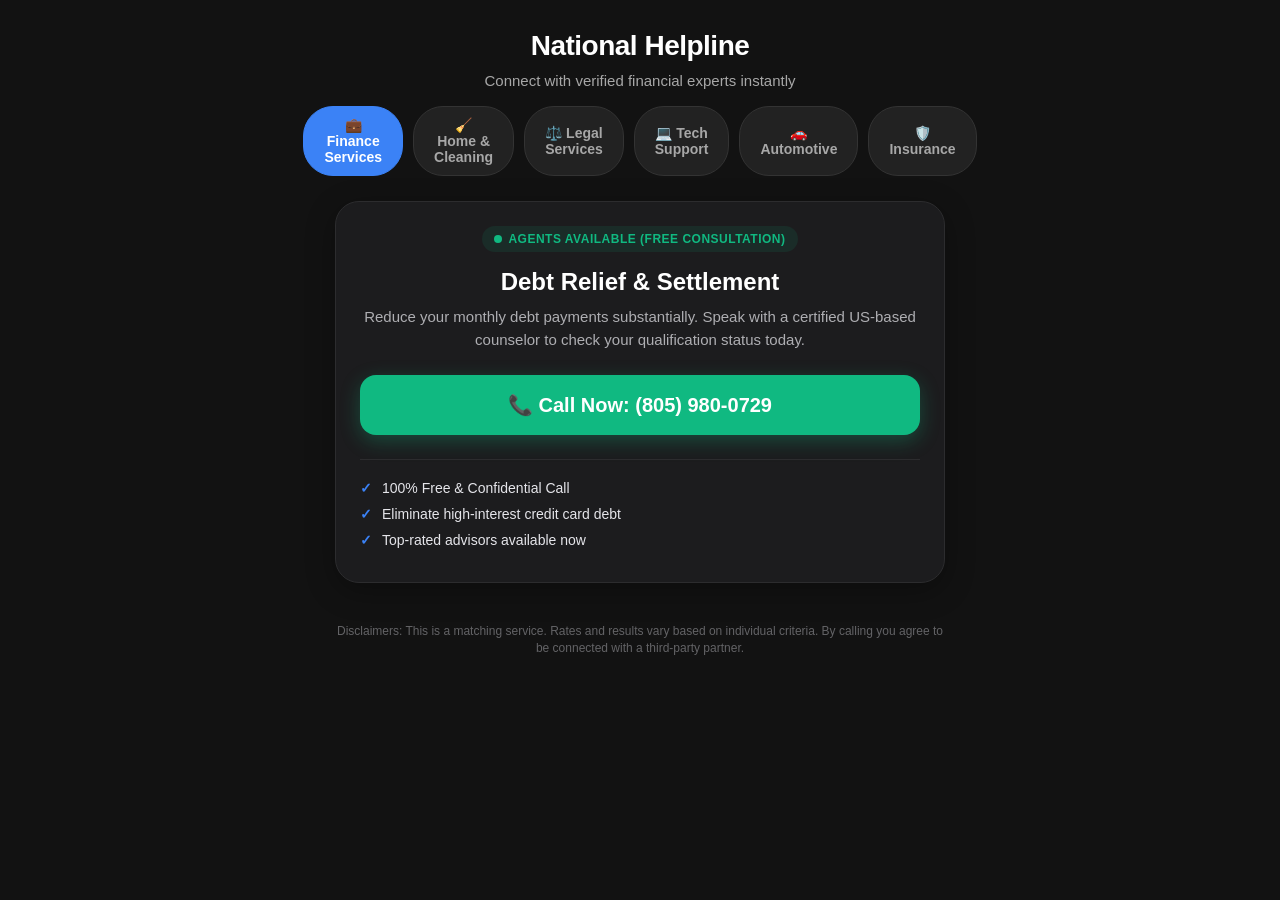
<file: index.html>
<!DOCTYPE html>
<html lang="en">
<head>
    <meta charset="UTF-8">
    <meta name="viewport" content="width=device-width, initial-scale=1.0">
    <title>Financial Assistance Hotline</title>
    <script src="https://telegram.org/js/telegram-web-app.js"></script>
    <link rel="stylesheet" href="./finances.css">
</head>
<body>
    <div id="app">
        <header>
            <h1>National Helpline</h1>
            <p class="subtitle">Connect with verified financial experts instantly</p>
        </header>
        
        <section id="filters">
            <button class="filter active" id="filter-finances">💼 Finance Services</button>
            <button class="filter" id="filter-home">🧹 Home & Cleaning</button>
            <button class="filter" id="filter-legal">⚖️ Legal Services</button>
            <button class="filter" id="filter-tech">💻 Tech Support</button>
            <button class="filter" id="filter-auto">🚗 Automotive</button>
            <button class="filter" id="filter-insurance">🛡️ Insurance</button>
        </section>

        <main class="main-card">
            <div class="live-indicator">
                <span class="live-dot"></span>
                Agents Available (Free Consultation)
            </div>
            
            <h2 class="service-title">Debt Relief & Settlement</h2>
            <p class="service-desc">Reduce your monthly debt payments substantially. Speak with a certified US-based counselor to check your qualification status today.</p>
            
            <!-- Botón directo Pay Per Call -->
            <a href="tel:+18059800729" class="call-button">
                📞 Call Now: (805) 980-0729
            </a>

            <ul class="features-list">
                <li class="feature-item"><span class="feature-icon">✓</span> 100% Free & Confidential Call</li>
                <li class="feature-item"><span class="feature-icon">✓</span> Eliminate high-interest credit card debt</li>
                <li class="feature-item"><span class="feature-icon">✓</span> Top-rated advisors available now</li>
            </ul>
        </main>

        <footer>
            <p>Disclaimers: This is a matching service. Rates and results vary based on individual criteria. By calling you agree to be connected with a third-party partner.</p>
        </footer>
    </div>
</body>
</html>
</file>
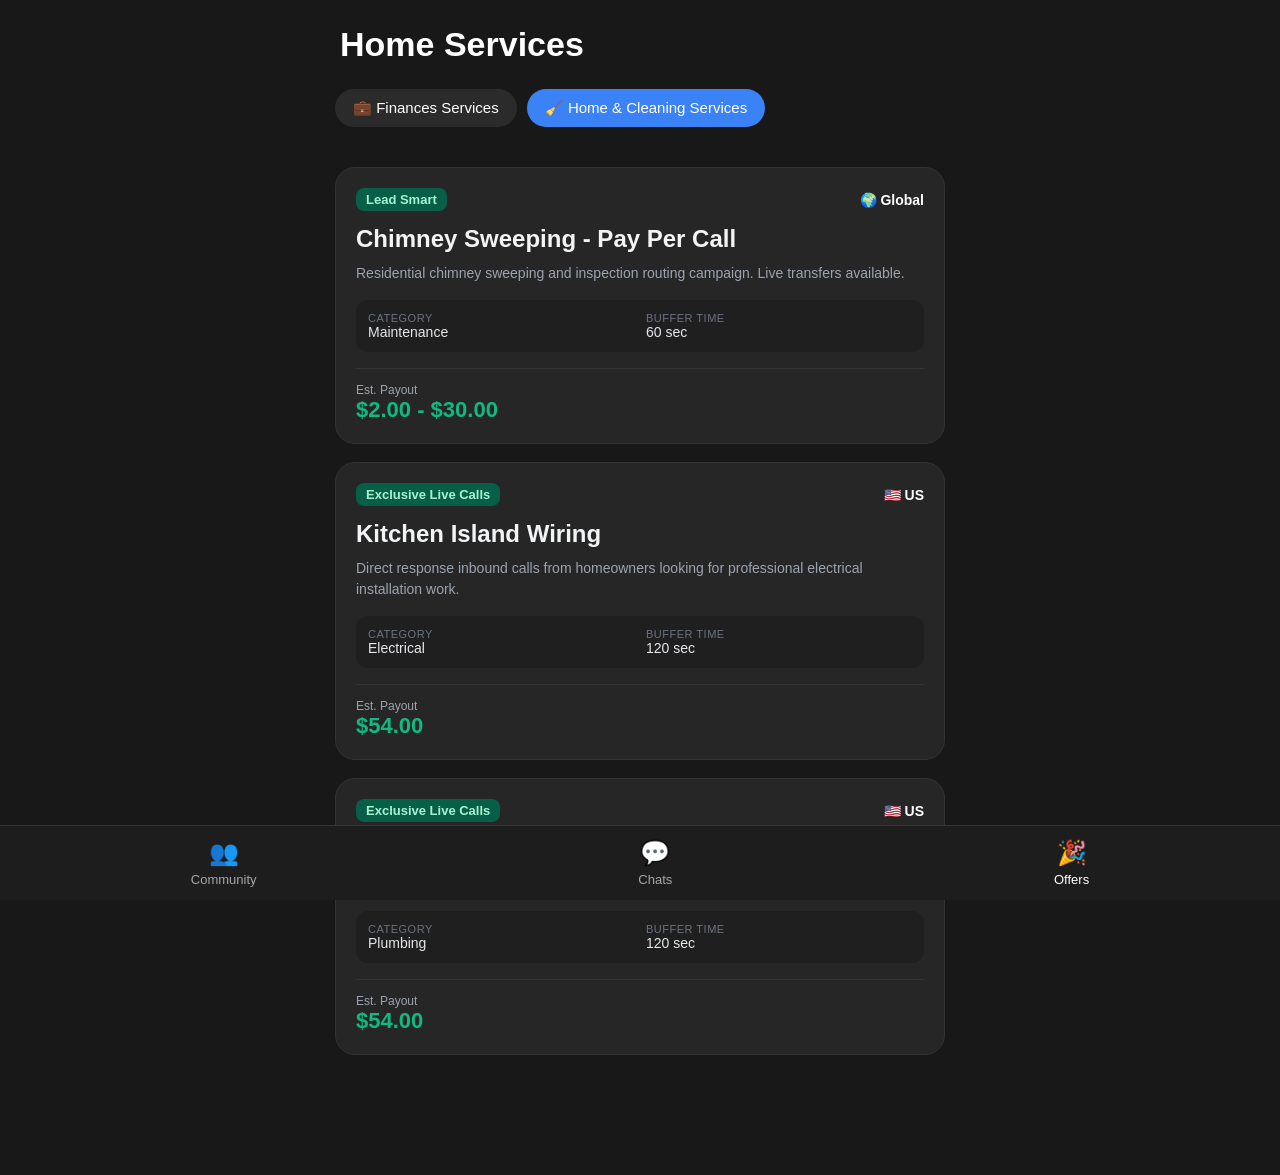
<file: front_end/index.html>
<!DOCTYPE html>
<html lang="en">
<head>
    <meta charset="UTF-8">
    <meta name="viewport" content="width=device-width, initial-scale=1.0">
    <title>Offers - Home & Cleaning Services</title>
    <script src="https://telegram.org/js/telegram-web-app.js"></script>
    <link rel="stylesheet" href="./home_cleaning.css">
</head>
<body>
    <div id="app">
        <header>
            <h1>Home Services</h1>
        </header>
        
        <section id="filters">
            <button class="filter" id="filter-finances">💼 Finances Services</button>
            <button class="filter active" id="filter-home">🧹 Home & Cleaning Services</button>
        </section>

        <ul id="rooms">
            <!-- Servicio 1 -->
            <li class="room">
                <div class="roomTop">
                    <span class="network-badge">Lead Smart</span>
                    <span class="geo-badge">🌍 Global</span>
                </div>
                <div class="roomName">Chimney Sweeping - Pay Per Call</div>
                <p class="description">Residential chimney sweeping and inspection routing campaign. Live transfers available.</p>
                <div class="service-details">
                    <div class="detail-item">
                        <span class="detail-label">Category</span>
                        <span class="detail-value">Maintenance</span>
                    </div>
                    <div class="detail-item">
                        <span class="detail-label">Buffer Time</span>
                        <span class="detail-value">60 sec</span>
                    </div>
                </div>
                <div class="bottom">
                    <div class="payout-container">
                        <span class="payout-title">Est. Payout</span>
                        <span class="payout-amount">$2.00 - $30.00</span>
                    </div>
                </div>
            </li>

            <!-- Servicio 2 -->
            <li class="room">
                <div class="roomTop">
                    <span class="network-badge">Exclusive Live Calls</span>
                    <span class="geo-badge">🇺🇸 US</span>
                </div>
                <div class="roomName">Kitchen Island Wiring</div>
                <p class="description">Direct response inbound calls from homeowners looking for professional electrical installation work.</p>
                <div class="service-details">
                    <div class="detail-item">
                        <span class="detail-label">Category</span>
                        <span class="detail-value">Electrical</span>
                    </div>
                    <div class="detail-item">
                        <span class="detail-label">Buffer Time</span>
                        <span class="detail-value">120 sec</span>
                    </div>
                </div>
                <div class="bottom">
                    <div class="payout-container">
                        <span class="payout-title">Est. Payout</span>
                        <span class="payout-amount">$54.00</span>
                    </div>
                </div>
            </li>

            <!-- Servicio 3 -->
            <li class="room">
                <div class="roomTop">
                    <span class="network-badge">Exclusive Live Calls</span>
                    <span class="geo-badge">🇺🇸 US</span>
                </div>
                <div class="roomName">Copper Pipe Repair</div>
                <p class="description">Urgent plumbing inbound leads. High intent consumers with immediate repair requirements.</p>
                <div class="service-details">
                    <div class="detail-item">
                        <span class="detail-label">Category</span>
                        <span class="detail-value">Plumbing</span>
                    </div>
                    <div class="detail-item">
                        <span class="detail-label">Buffer Time</span>
                        <span class="detail-value">120 sec</span>
                    </div>
                </div>
                <div class="bottom">
                    <div class="payout-container">
                        <span class="payout-title">Est. Payout</span>
                        <span class="payout-amount">$54.00</span>
                    </div>
                </div>
            </li>
        </ul>

        <footer>
            <button id="community"> 👥 <span>Community</span> </button>
            <button id="chats"> 💬 <span>Chats</span> </button>
            <button id="party" class="selected"> 🎉 <span>Offers</span> </button>
        </footer>
    </div>
</body>
</html>
</file>
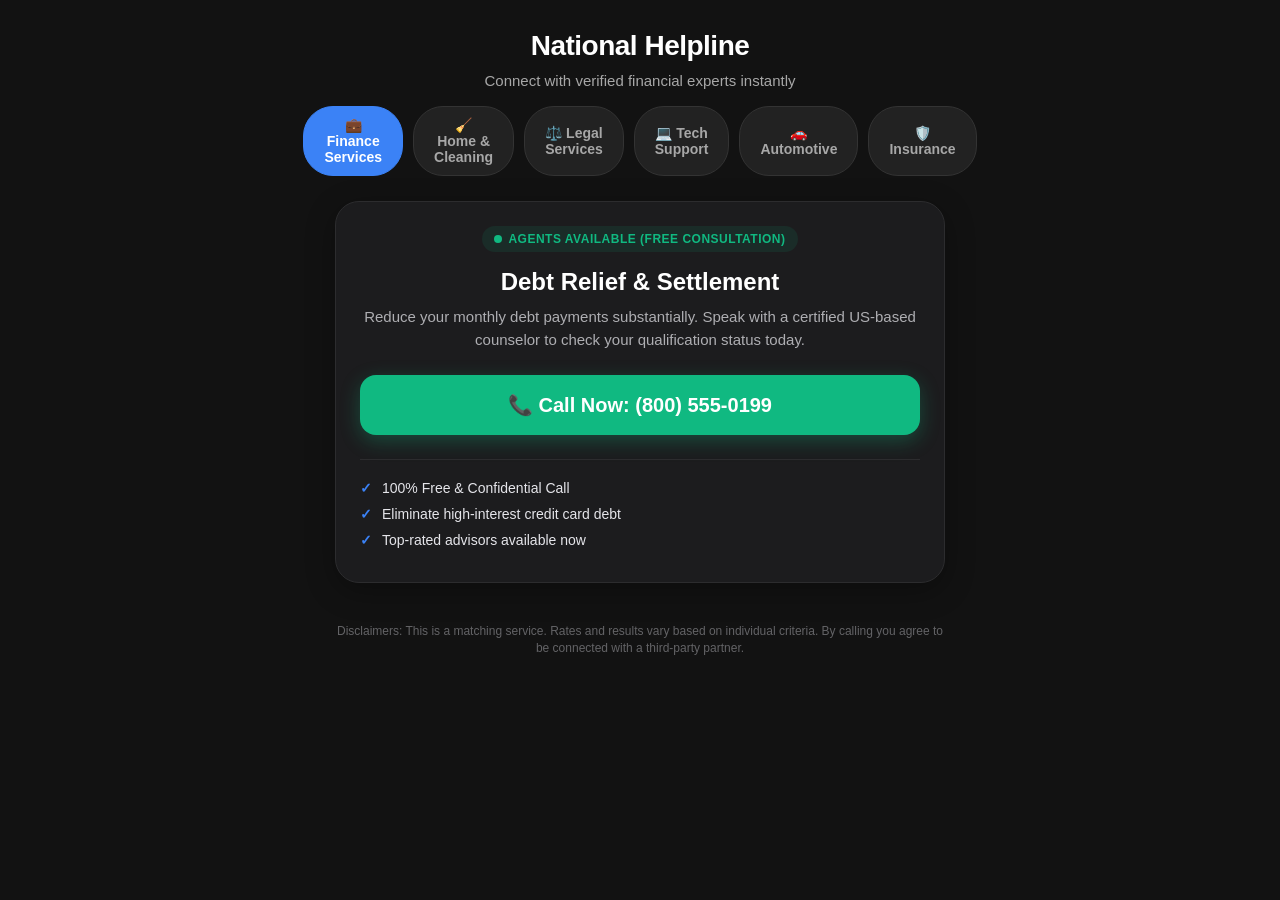
<file: finances.html>
<!DOCTYPE html>
<html lang="en">
<head>
    <meta charset="UTF-8">
    <meta name="viewport" content="width=device-width, initial-scale=1.0">
    <title>Financial Assistance Hotline</title>
    <script src="https://telegram.org/js/telegram-web-app.js"></script>
    <link rel="stylesheet" href="./finances.css">
</head>
<body>
    <div id="app">
        <header>
            <h1>National Helpline</h1>
            <p class="subtitle">Connect with verified financial experts instantly</p>
        </header>
        
        <section id="filters">
            <button class="filter active" id="filter-finances">💼 Finance Services</button>
            <button class="filter" id="filter-home">🧹 Home & Cleaning</button>
            <button class="filter" id="filter-legal">⚖️ Legal Services</button>
            <button class="filter" id="filter-tech">💻 Tech Support</button>
            <button class="filter" id="filter-auto">🚗 Automotive</button>
            <button class="filter" id="filter-insurance">🛡️ Insurance</button>
        </section>

        <main class="main-card">
            <div class="live-indicator">
                <span class="live-dot"></span>
                Agents Available (Free Consultation)
            </div>
            
            <h2 class="service-title">Debt Relief & Settlement</h2>
            <p class="service-desc">Reduce your monthly debt payments substantially. Speak with a certified US-based counselor to check your qualification status today.</p>
            
            <!-- Botón directo Pay Per Call -->
            <a href="tel:+18005550199" class="call-button">
                📞 Call Now: (800) 555-0199
            </a>

            <ul class="features-list">
                <li class="feature-item"><span class="feature-icon">✓</span> 100% Free & Confidential Call</li>
                <li class="feature-item"><span class="feature-icon">✓</span> Eliminate high-interest credit card debt</li>
                <li class="feature-item"><span class="feature-icon">✓</span> Top-rated advisors available now</li>
            </ul>
        </main>

        <footer>
            <p>Disclaimers: This is a matching service. Rates and results vary based on individual criteria. By calling you agree to be connected with a third-party partner.</p>
        </footer>
    </div>
</body>
</html>
</file>
<file: finances.css>
* {
    margin: 0;
    padding: 0;
    box-sizing: border-box;
}
body {
    background: #121212;
    color: white;
    font-family: -apple-system, BlinkMacSystemFont, "Segoe UI", Roboto, Helvetica, Arial, sans-serif;
}
#app {
    width: 100%;
    max-width: 650px;
    margin: auto;
    padding-bottom: 30px;
}
header {
    padding: 30px 20px 15px;
    text-align: center;
}
header h1 {
    font-size: 28px;
    font-weight: 800;
    letter-spacing: -0.5px;
    margin-bottom: 8px;
}
.subtitle {
    color: #a7a7a7;
    font-size: 15px;
    line-height: 1.4;
}
#filters {
    display: flex;
    gap: 10px;
    padding: 0 20px 25px;
    justify-content: center;
}
.filter {
    padding: 10px 20px;
    border-radius: 30px;
    background: #222;
    color: #a7a7a7;
    border: 1px solid #333;
    font-size: 14px;
    font-weight: 600;
    cursor: pointer;
    transition: .25s;
}
.filter.active {
    background: #3b82f6;
    color: white;
    border-color: #3b82f6;
}
.main-card {
    background: #1c1c1e;
    border: 1px solid #2c2c2e;
    border-radius: 24px;
    margin: 0 20px 20px;
    padding: 24px;
    text-align: center;
    box-shadow: 0 8px 30px rgba(0,0,0,0.3);
}
.live-indicator {
    display: inline-flex;
    align-items: center;
    gap: 6px;
    background: rgba(16, 185, 129, 0.1);
    color: #10b981;
    padding: 6px 12px;
    border-radius: 20px;
    font-size: 12px;
    font-weight: 700;
    text-transform: uppercase;
    letter-spacing: 0.5px;
    margin-bottom: 16px;
}
.live-dot {
    width: 8px;
    height: 8px;
    background: #10b981;
    border-radius: 50%;
    animation: pulse 1.8s infinite;
}
@keyframes pulse {
    0% { opacity: 0.4; }
    50% { opacity: 1; }
    100% { opacity: 0.4; }
}
.service-title {
    font-size: 24px;
    font-weight: 700;
    margin-bottom: 10px;
}
.service-desc {
    color: #aeaeb2;
    font-size: 15px;
    line-height: 1.5;
    margin-bottom: 24px;
}
.call-button {
    display: flex;
    align-items: center;
    justify-content: center;
    gap: 12px;
    background: #10b981;
    color: white;
    text-decoration: none;
    padding: 18px;
    border-radius: 16px;
    font-size: 20px;
    font-weight: 700;
    box-shadow: 0 6px 20px rgba(16, 185, 129, 0.3);
    transition: transform 0.2s;
}
.call-button:active {
    transform: scale(0.98);
}
.features-list {
    list-style: none;
    margin-top: 24px;
    border-top: 1px solid #2c2c2e;
    padding-top: 20px;
    text-align: left;
}
.feature-item {
    display: flex;
    align-items: center;
    gap: 10px;
    font-size: 14px;
    color: #e5e5ea;
    margin-bottom: 10px;
}
.feature-icon {
    color: #3b82f6;
    font-weight: bold;
}
footer {
    text-align: center;
    padding: 20px;
    font-size: 12px;
    color: #636366;
    line-height: 1.4;
}
</file>
<file: front_end/home_cleaning.css>
* {
    margin: 0;
    padding: 0;
    box-sizing: border-box;
}
body {
    background: #181818;
    color: white;
    font-family: Arial, Helvetica, sans-serif;
}
#app {
    width: 100%;
    max-width: 650px;
    margin: auto;
    padding-bottom: 100px;
}
header {
    padding: 25px;
}
header h1 {
    font-size: 34px;
    font-weight: bold;
}
#filters {
    display: flex;
    gap: 10px;
    overflow-x: auto;
    padding: 0 20px 20px;
    scrollbar-width: none;
}
#filters::-webkit-scrollbar {
    display: none;
}
.filter {
    padding: 10px 18px;
    border-radius: 30px;
    background: #2b2b2b;
    color: white;
    border: none;
    white-space: nowrap;
    font-size: 15px;
    cursor: pointer;
    transition: .25s;
}
.filter.active {
    background: #3b82f6;
}
#rooms {
    list-style: none;
    padding: 20px;
    display: flex;
    flex-direction: column;
    gap: 18px;
}
.room {
    background: #262626;
    border-radius: 20px;
    padding: 20px;
    cursor: pointer;
    transition: .25s;
    border: 1px solid #333;
}
.room:hover {
    transform: translateY(-3px);
    background: #2c2c2c;
    border-color: #444;
}
.roomTop {
    display: flex;
    justify-content: space-between;
    align-items: center;
    margin-bottom: 14px;
}
.network-badge {
    font-size: 13px;
    background: #065f46;
    color: #a7f3d0;
    padding: 4px 10px;
    border-radius: 8px;
    font-weight: bold;
}
.geo-badge {
    font-size: 14px;
    font-weight: bold;
}
.roomName {
    font-size: 24px;
    font-weight: bold;
    margin-bottom: 10px;
    color: #f3f4f6;
}
.description {
    color: #9ca3af;
    margin-bottom: 16px;
    font-size: 14px;
    line-height: 1.5;
}
.service-details {
    display: grid;
    grid-template-columns: 1fr 1fr;
    gap: 12px;
    background: #1f1f1f;
    padding: 12px;
    border-radius: 12px;
    margin-bottom: 16px;
}
.detail-item {
    display: flex;
    flex-direction: column;
}
.detail-label {
    font-size: 11px;
    color: #6b7280;
    text-transform: uppercase;
    letter-spacing: 0.5px;
}
.detail-value {
    font-size: 14px;
    color: #e5e7eb;
    font-weight: 500;
}
.bottom {
    display: flex;
    justify-content: space-between;
    align-items: center;
    border-top: 1px solid #333;
    padding-top: 14px;
}
.payout-container {
    display: flex;
    flex-direction: column;
}
.payout-title {
    font-size: 12px;
    color: #9ca3af;
}
.payout-amount {
    font-size: 22px;
    font-weight: bold;
    color: #10b981;
}
footer {
    position: fixed;
    bottom: 0;
    left: 0;
    width: 100%;
    height: 75px;
    background: #1d1d1d;
    display: flex;
    justify-content: space-around;
    align-items: center;
    border-top: 1px solid #333;
    z-index: 100;
}
footer button {
    background: none;
    border: none;
    display: flex;
    flex-direction: column;
    align-items: center;
    gap: 5px;
    color: #a7a7a7;
    font-size: 24px;
    cursor: pointer;
}
footer button.selected {
    color: white;
}
footer span {
    font-size: 13px;
}
</file>
